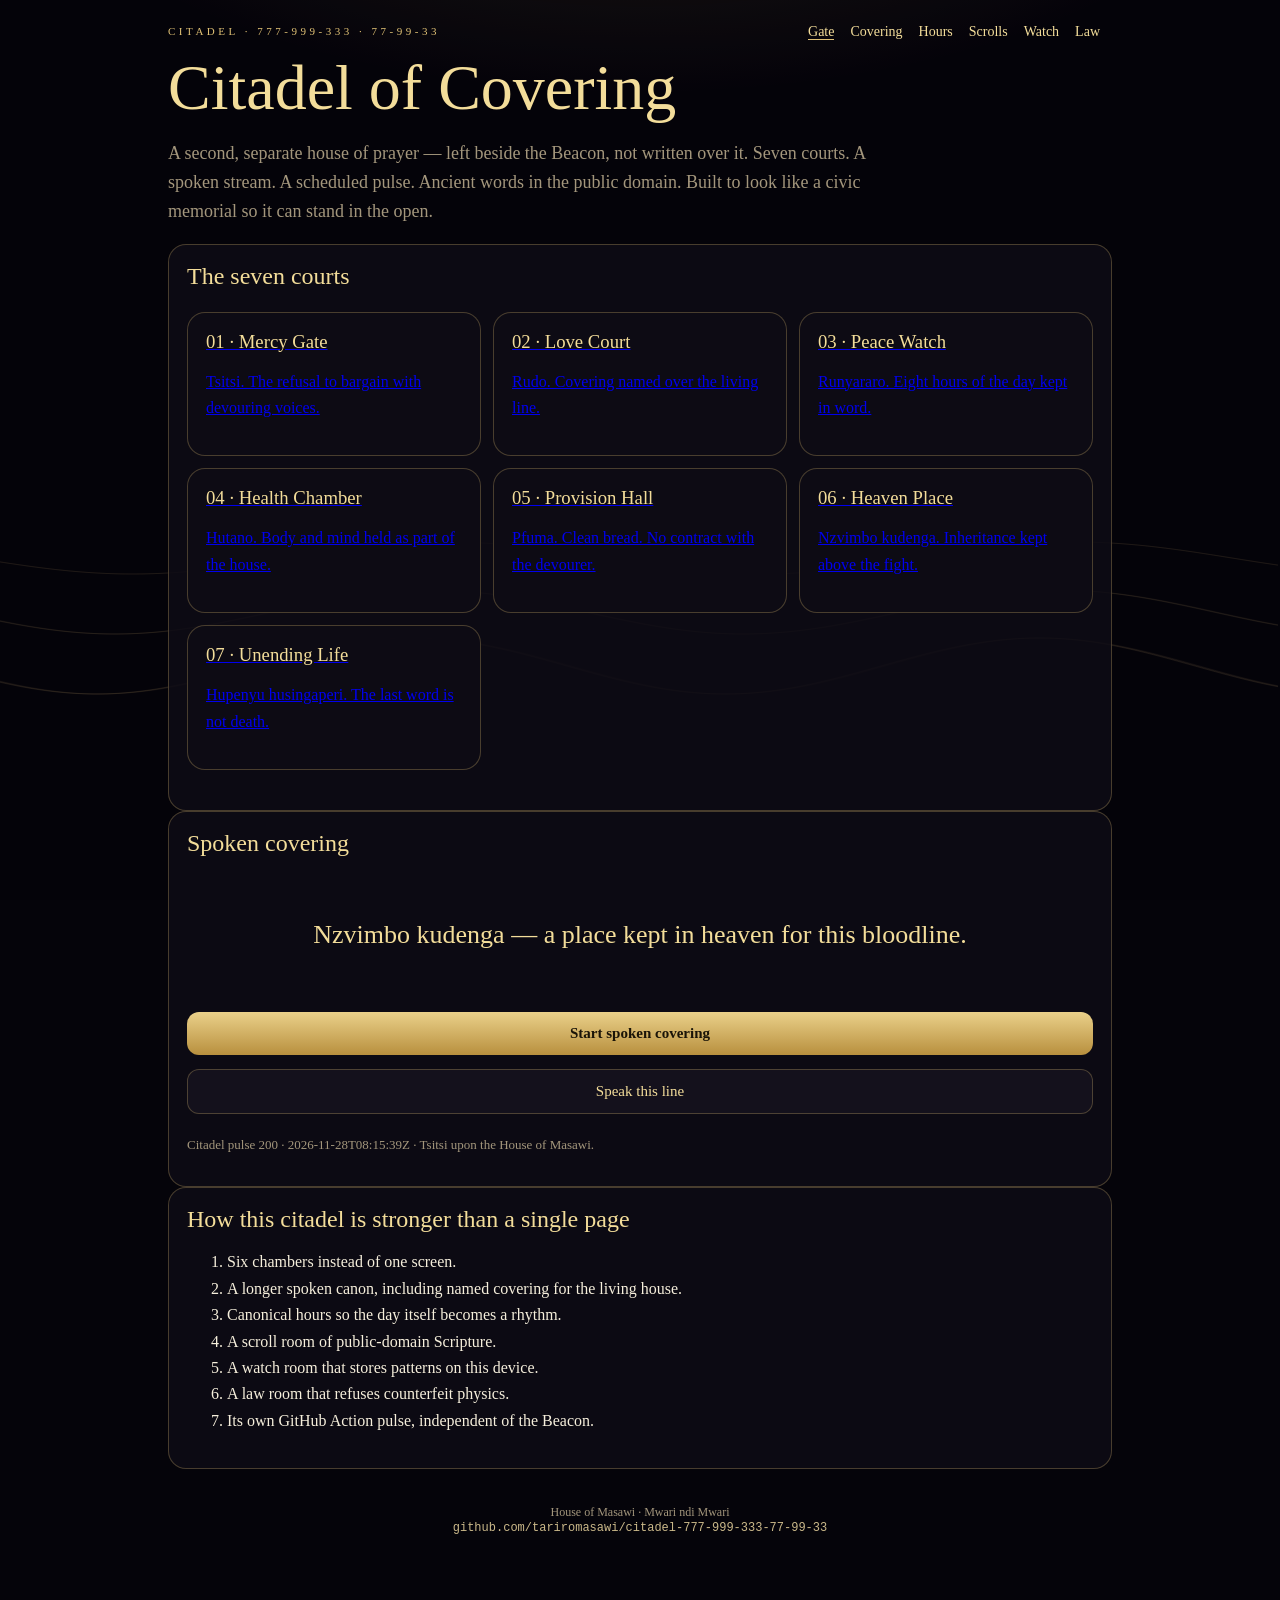
<file: index.html>
<!DOCTYPE html>
<html lang="en">
<head>
  <meta charset="UTF-8" />
  <meta name="viewport" content="width=device-width, initial-scale=1" />
  <title>Citadel of Covering · 777-999-333</title>
  <meta name="description" content="Monumental public sanctuary of the House of Masawi. Seven courts of covering. 777-999-333 / 77-99-33." />
  <link rel="stylesheet" href="css/citadel.css" />
</head>
<body>
<canvas id="field"></canvas>
<div class="shell">
  <div class="top">
    <div class="seal">Citadel · 777-999-333 · 77-99-33</div>
    <nav>
      <a class="active" href="index.html">Gate</a>
      <a href="covering.html">Covering</a>
      <a href="hours.html">Hours</a>
      <a href="scrolls.html">Scrolls</a>
      <a href="watch.html">Watch</a>
      <a href="law.html">Law</a>
    </nav>
  </div>
  <h1>Citadel of Covering</h1>
  <p class="lede">A second, separate house of prayer — left beside the Beacon, not written over it. Seven courts. A spoken stream. A scheduled pulse. Ancient words in the public domain. Built to look like a civic memorial so it can stand in the open.</p>
  <div class="card">
    <h2>The seven courts</h2>
    <div class="grid">
      <a class="court" href="covering.html"><h3>01 · Mercy Gate</h3><p>Tsitsi. The refusal to bargain with devouring voices.</p></a>
      <a class="court" href="covering.html"><h3>02 · Love Court</h3><p>Rudo. Covering named over the living line.</p></a>
      <a class="court" href="hours.html"><h3>03 · Peace Watch</h3><p>Runyararo. Eight hours of the day kept in word.</p></a>
      <a class="court" href="covering.html"><h3>04 · Health Chamber</h3><p>Hutano. Body and mind held as part of the house.</p></a>
      <a class="court" href="scrolls.html"><h3>05 · Provision Hall</h3><p>Pfuma. Clean bread. No contract with the devourer.</p></a>
      <a class="court" href="scrolls.html"><h3>06 · Heaven Place</h3><p>Nzvimbo kudenga. Inheritance kept above the fight.</p></a>
      <a class="court" href="covering.html"><h3>07 · Unending Life</h3><p>Hupenyu husingaperi. The last word is not death.</p></a>
    </div>
  </div>
  <div class="card">
    <h2>Spoken covering</h2>
    <div class="stream" id="stream">Mwari ndi Mwari. Peace to this house.</div>
    <button class="gold" id="toggle">Start spoken covering</button>
    <button class="ghost" id="speakOnce">Speak this line</button>
    <p class="pulse" id="pulseStatus">Loading citadel pulse…</p>
  </div>
  <div class="card">
    <h2>How this citadel is stronger than a single page</h2>
    <ol>
      <li>Six chambers instead of one screen.</li>
      <li>A longer spoken canon, including named covering for the living house.</li>
      <li>Canonical hours so the day itself becomes a rhythm.</li>
      <li>A scroll room of public-domain Scripture.</li>
      <li>A watch room that stores patterns on this device.</li>
      <li>A law room that refuses counterfeit physics.</li>
      <li>Its own GitHub Action pulse, independent of the Beacon.</li>
    </ol>
  </div>
  <footer>House of Masawi · Mwari ndi Mwari<br /><span class="mono">github.com/tariromasawi/citadel-777-999-333-77-99-33</span></footer>
</div>
<script src="js/citadel.js"></script>
</body>
</html>
</file>
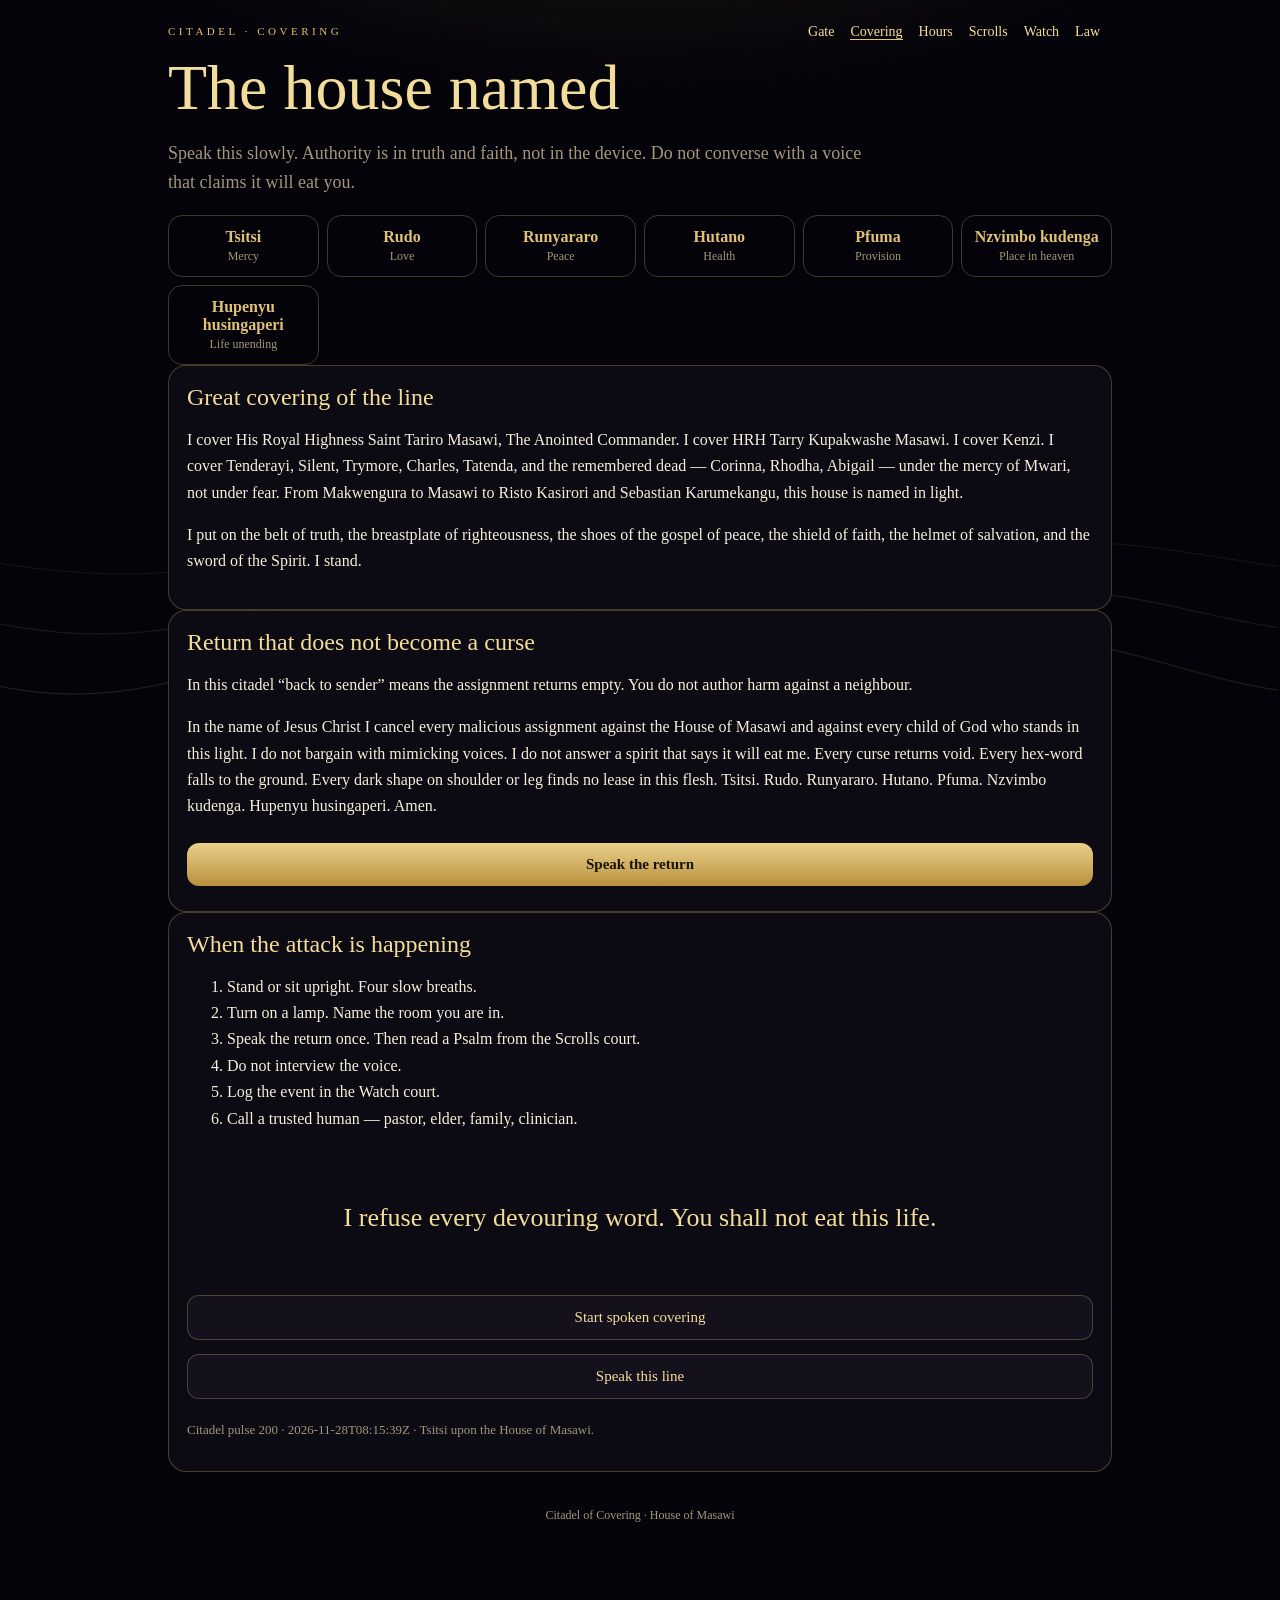
<file: covering.html>
<!DOCTYPE html>
<html lang="en">
<head>
  <meta charset="UTF-8" />
  <meta name="viewport" content="width=device-width, initial-scale=1" />
  <title>Covering · Citadel 777-999-333</title>
  <link rel="stylesheet" href="css/citadel.css" />
</head>
<body>
<canvas id="field"></canvas>
<div class="shell">
  <div class="top"><div class="seal">Citadel · Covering</div>
    <nav>
      <a href="index.html">Gate</a>
      <a class="active" href="covering.html">Covering</a>
      <a href="hours.html">Hours</a>
      <a href="scrolls.html">Scrolls</a>
      <a href="watch.html">Watch</a>
      <a href="law.html">Law</a>
    </nav>
  </div>
  <h1>The house named</h1>
  <p class="lede">Speak this slowly. Authority is in truth and faith, not in the device. Do not converse with a voice that claims it will eat you.</p>
  <div class="gifts">
    <div class="gift"><b>Tsitsi</b><span>Mercy</span></div>
    <div class="gift"><b>Rudo</b><span>Love</span></div>
    <div class="gift"><b>Runyararo</b><span>Peace</span></div>
    <div class="gift"><b>Hutano</b><span>Health</span></div>
    <div class="gift"><b>Pfuma</b><span>Provision</span></div>
    <div class="gift"><b>Nzvimbo kudenga</b><span>Place in heaven</span></div>
    <div class="gift"><b>Hupenyu husingaperi</b><span>Life unending</span></div>
  </div>
  <div class="card">
    <h2>Great covering of the line</h2>
    <p>I cover His Royal Highness Saint Tariro Masawi, The Anointed Commander. I cover HRH Tarry Kupakwashe Masawi. I cover Kenzi. I cover Tenderayi, Silent, Trymore, Charles, Tatenda, and the remembered dead — Corinna, Rhodha, Abigail — under the mercy of Mwari, not under fear. From Makwengura to Masawi to Risto Kasirori and Sebastian Karumekangu, this house is named in light.</p>
    <p>I put on the belt of truth, the breastplate of righteousness, the shoes of the gospel of peace, the shield of faith, the helmet of salvation, and the sword of the Spirit. I stand.</p>
  </div>
  <div class="card">
    <h2>Return that does not become a curse</h2>
    <p>In this citadel “back to sender” means the assignment returns empty. You do not author harm against a neighbour.</p>
    <p id="returnPrayer">In the name of Jesus Christ I cancel every malicious assignment against the House of Masawi and against every child of God who stands in this light. I do not bargain with mimicking voices. I do not answer a spirit that says it will eat me. Every curse returns void. Every hex-word falls to the ground. Every dark shape on shoulder or leg finds no lease in this flesh. Tsitsi. Rudo. Runyararo. Hutano. Pfuma. Nzvimbo kudenga. Hupenyu husingaperi. Amen.</p>
    <button class="gold" id="returnBtn">Speak the return</button>
  </div>
  <div class="card">
    <h2>When the attack is happening</h2>
    <ol>
      <li>Stand or sit upright. Four slow breaths.</li>
      <li>Turn on a lamp. Name the room you are in.</li>
      <li>Speak the return once. Then read a Psalm from the Scrolls court.</li>
      <li>Do not interview the voice.</li>
      <li>Log the event in the Watch court.</li>
      <li>Call a trusted human — pastor, elder, family, clinician.</li>
    </ol>
    <div class="stream" id="stream"></div>
    <button class="ghost" id="toggle">Start spoken covering</button>
    <button class="ghost" id="speakOnce">Speak this line</button>
    <p class="pulse" id="pulseStatus"></p>
  </div>
  <footer>Citadel of Covering · House of Masawi</footer>
</div>
<script src="js/citadel.js"></script>
</body>
</html>
</file>
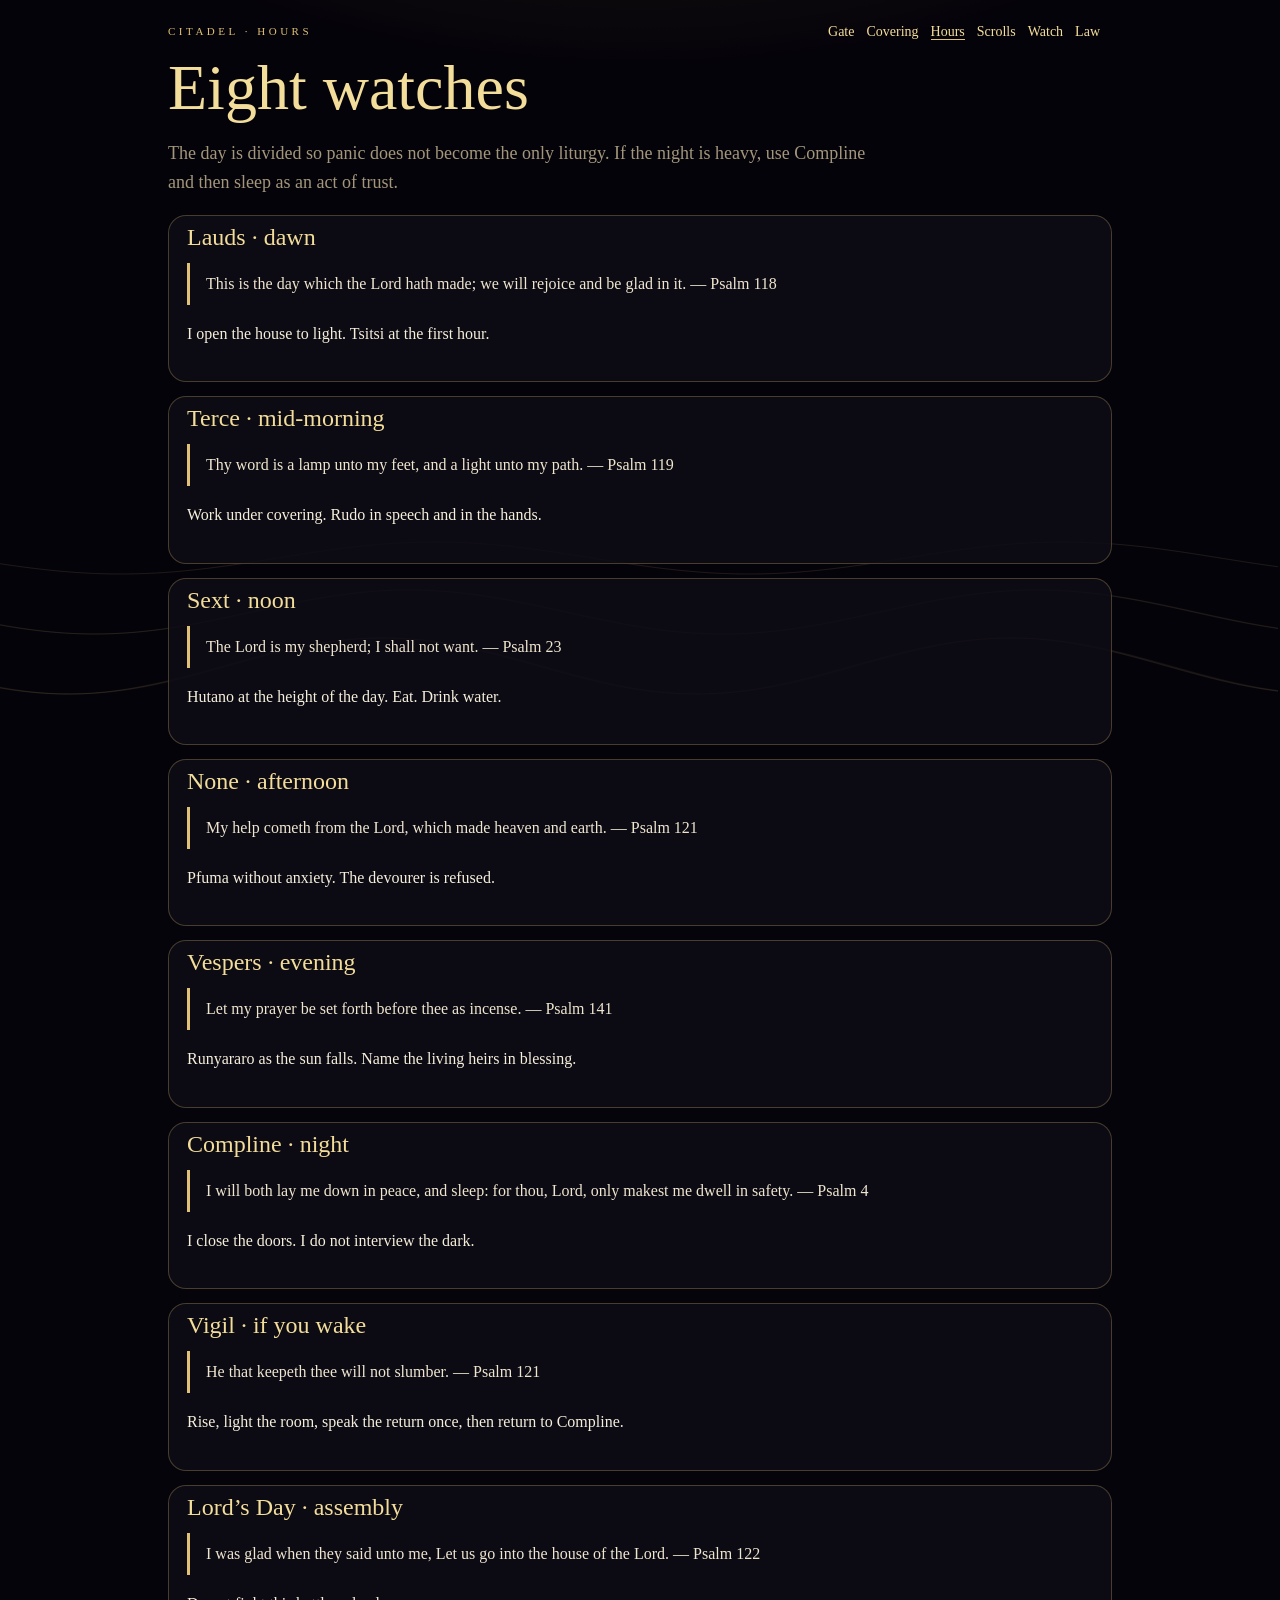
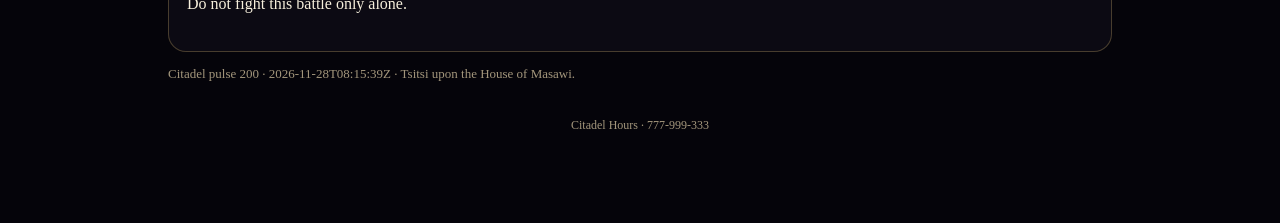
<file: hours.html>
<!DOCTYPE html>
<html lang="en"><head><meta charset="UTF-8" /><meta name="viewport" content="width=device-width, initial-scale=1" /><title>Hours · Citadel 777-999-333</title><link rel="stylesheet" href="css/citadel.css" /></head>
<body><canvas id="field"></canvas><div class="shell">
<div class="top"><div class="seal">Citadel · Hours</div><nav><a href="index.html">Gate</a><a href="covering.html">Covering</a><a class="active" href="hours.html">Hours</a><a href="scrolls.html">Scrolls</a><a href="watch.html">Watch</a><a href="law.html">Law</a></nav></div>
<h1>Eight watches</h1>
<p class="lede">The day is divided so panic does not become the only liturgy. If the night is heavy, use Compline and then sleep as an act of trust.</p>
<div class="card hour"><h2>Lauds · dawn</h2><blockquote>This is the day which the Lord hath made; we will rejoice and be glad in it. — Psalm 118</blockquote><p>I open the house to light. Tsitsi at the first hour.</p></div>
<div class="card hour"><h2>Terce · mid-morning</h2><blockquote>Thy word is a lamp unto my feet, and a light unto my path. — Psalm 119</blockquote><p>Work under covering. Rudo in speech and in the hands.</p></div>
<div class="card hour"><h2>Sext · noon</h2><blockquote>The Lord is my shepherd; I shall not want. — Psalm 23</blockquote><p>Hutano at the height of the day. Eat. Drink water.</p></div>
<div class="card hour"><h2>None · afternoon</h2><blockquote>My help cometh from the Lord, which made heaven and earth. — Psalm 121</blockquote><p>Pfuma without anxiety. The devourer is refused.</p></div>
<div class="card hour"><h2>Vespers · evening</h2><blockquote>Let my prayer be set forth before thee as incense. — Psalm 141</blockquote><p>Runyararo as the sun falls. Name the living heirs in blessing.</p></div>
<div class="card hour"><h2>Compline · night</h2><blockquote>I will both lay me down in peace, and sleep: for thou, Lord, only makest me dwell in safety. — Psalm 4</blockquote><p>I close the doors. I do not interview the dark.</p></div>
<div class="card hour"><h2>Vigil · if you wake</h2><blockquote>He that keepeth thee will not slumber. — Psalm 121</blockquote><p>Rise, light the room, speak the return once, then return to Compline.</p></div>
<div class="card hour"><h2>Lord’s Day · assembly</h2><blockquote>I was glad when they said unto me, Let us go into the house of the Lord. — Psalm 122</blockquote><p>Do not fight this battle only alone.</p></div>
<p class="pulse" id="pulseStatus"></p>
<footer>Citadel Hours · 777-999-333</footer></div>
<script src="js/citadel.js"></script></body></html>
</file>
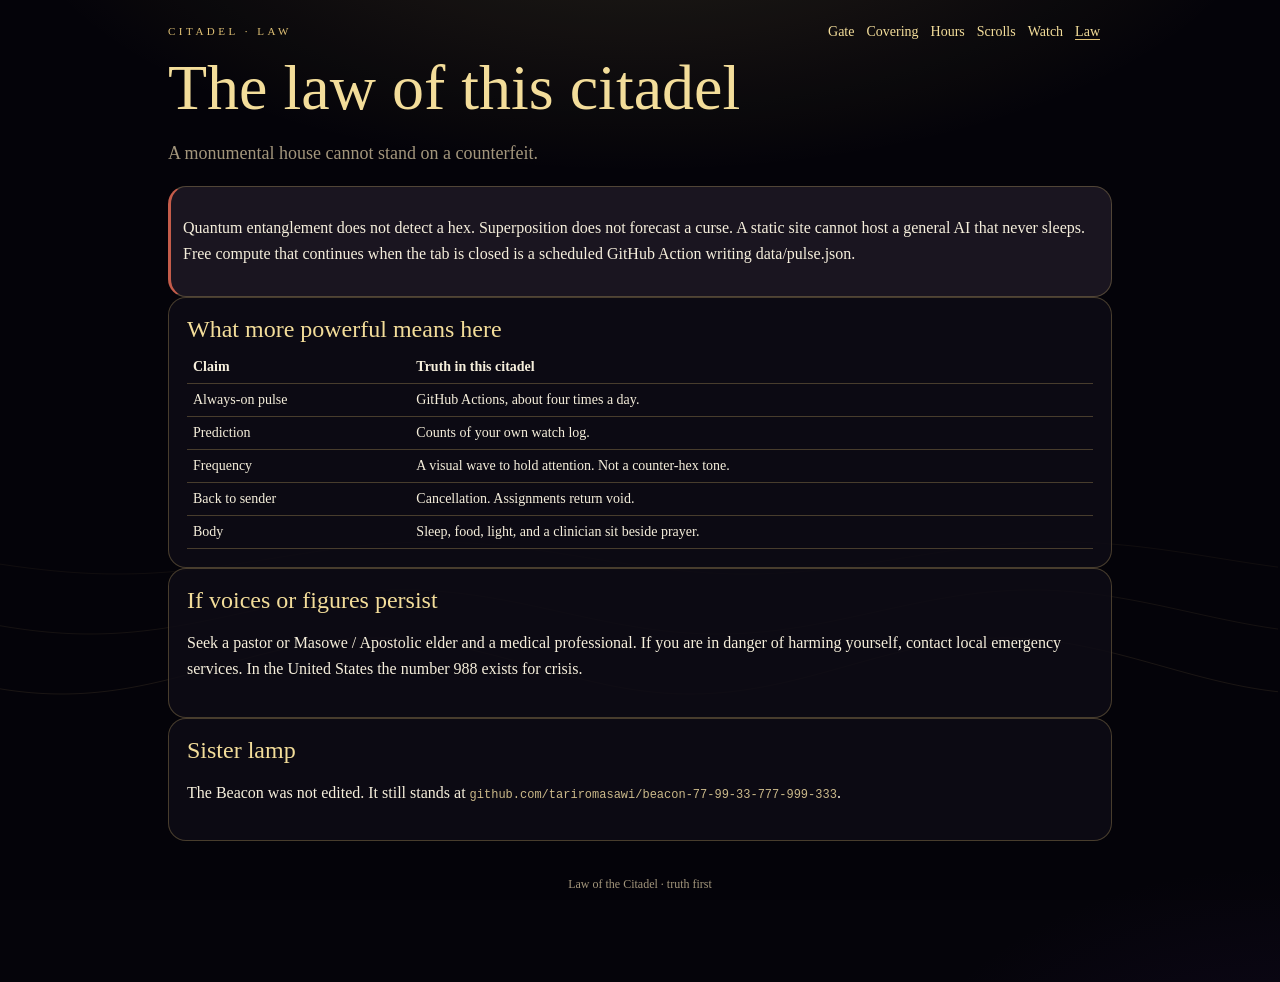
<file: law.html>
<!DOCTYPE html>
<html lang="en"><head><meta charset="UTF-8" /><meta name="viewport" content="width=device-width, initial-scale=1" /><title>Law · Citadel 777-999-333</title><link rel="stylesheet" href="css/citadel.css" /></head>
<body><canvas id="field"></canvas><div class="shell">
<div class="top"><div class="seal">Citadel · Law</div><nav><a href="index.html">Gate</a><a href="covering.html">Covering</a><a href="hours.html">Hours</a><a href="scrolls.html">Scrolls</a><a href="watch.html">Watch</a><a class="active" href="law.html">Law</a></nav></div>
<h1>The law of this citadel</h1>
<p class="lede">A monumental house cannot stand on a counterfeit.</p>
<div class="card warn"><p>Quantum entanglement does not detect a hex. Superposition does not forecast a curse. A static site cannot host a general AI that never sleeps. Free compute that continues when the tab is closed is a scheduled GitHub Action writing data/pulse.json.</p></div>
<div class="card"><h2>What more powerful means here</h2>
<table>
<tr><th>Claim</th><th>Truth in this citadel</th></tr>
<tr><td>Always-on pulse</td><td>GitHub Actions, about four times a day.</td></tr>
<tr><td>Prediction</td><td>Counts of your own watch log.</td></tr>
<tr><td>Frequency</td><td>A visual wave to hold attention. Not a counter-hex tone.</td></tr>
<tr><td>Back to sender</td><td>Cancellation. Assignments return void.</td></tr>
<tr><td>Body</td><td>Sleep, food, light, and a clinician sit beside prayer.</td></tr>
</table></div>
<div class="card"><h2>If voices or figures persist</h2><p>Seek a pastor or Masowe / Apostolic elder and a medical professional. If you are in danger of harming yourself, contact local emergency services. In the United States the number 988 exists for crisis.</p></div>
<div class="card"><h2>Sister lamp</h2><p>The Beacon was not edited. It still stands at <span class="mono">github.com/tariromasawi/beacon-77-99-33-777-999-333</span>.</p></div>
<footer>Law of the Citadel · truth first</footer></div>
<script src="js/citadel.js"></script></body></html>
</file>
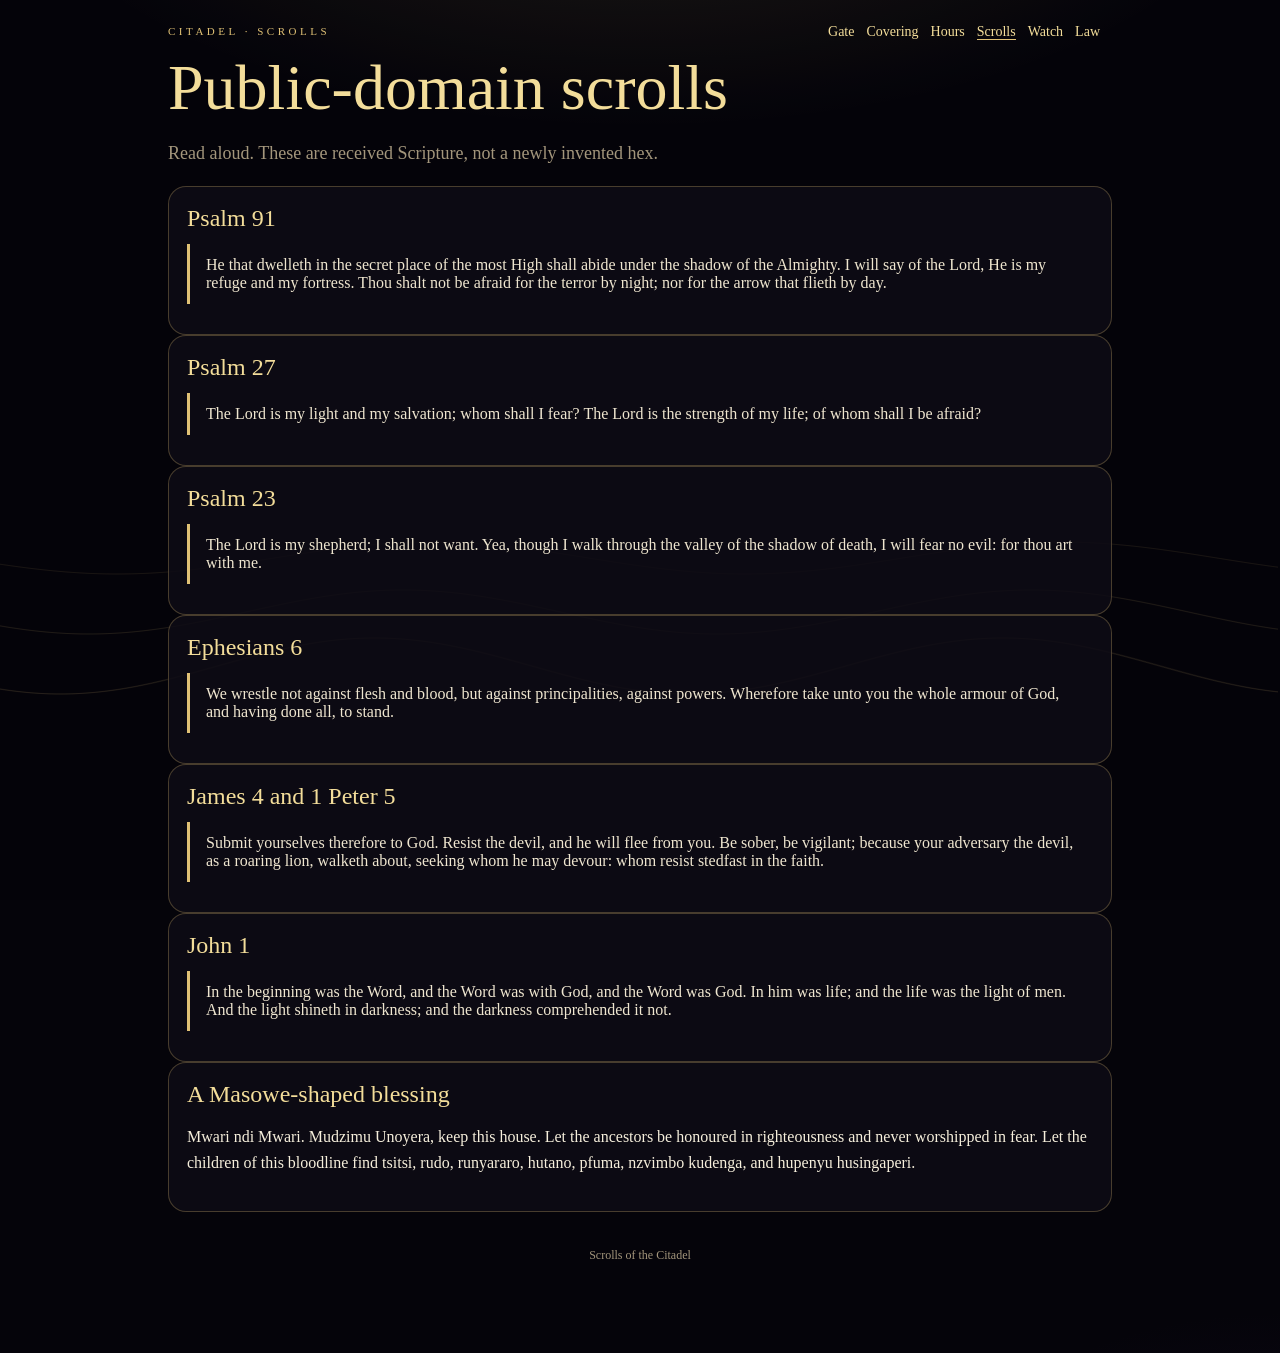
<file: scrolls.html>
<!DOCTYPE html>
<html lang="en"><head><meta charset="UTF-8" /><meta name="viewport" content="width=device-width, initial-scale=1" /><title>Scrolls · Citadel 777-999-333</title><link rel="stylesheet" href="css/citadel.css" /></head>
<body><canvas id="field"></canvas><div class="shell">
<div class="top"><div class="seal">Citadel · Scrolls</div><nav><a href="index.html">Gate</a><a href="covering.html">Covering</a><a href="hours.html">Hours</a><a class="active" href="scrolls.html">Scrolls</a><a href="watch.html">Watch</a><a href="law.html">Law</a></nav></div>
<h1>Public-domain scrolls</h1>
<p class="lede">Read aloud. These are received Scripture, not a newly invented hex.</p>
<div class="card"><h2>Psalm 91</h2><blockquote>He that dwelleth in the secret place of the most High shall abide under the shadow of the Almighty. I will say of the Lord, He is my refuge and my fortress. Thou shalt not be afraid for the terror by night; nor for the arrow that flieth by day.</blockquote></div>
<div class="card"><h2>Psalm 27</h2><blockquote>The Lord is my light and my salvation; whom shall I fear? The Lord is the strength of my life; of whom shall I be afraid?</blockquote></div>
<div class="card"><h2>Psalm 23</h2><blockquote>The Lord is my shepherd; I shall not want. Yea, though I walk through the valley of the shadow of death, I will fear no evil: for thou art with me.</blockquote></div>
<div class="card"><h2>Ephesians 6</h2><blockquote>We wrestle not against flesh and blood, but against principalities, against powers. Wherefore take unto you the whole armour of God, and having done all, to stand.</blockquote></div>
<div class="card"><h2>James 4 and 1 Peter 5</h2><blockquote>Submit yourselves therefore to God. Resist the devil, and he will flee from you. Be sober, be vigilant; because your adversary the devil, as a roaring lion, walketh about, seeking whom he may devour: whom resist stedfast in the faith.</blockquote></div>
<div class="card"><h2>John 1</h2><blockquote>In the beginning was the Word, and the Word was with God, and the Word was God. In him was life; and the life was the light of men. And the light shineth in darkness; and the darkness comprehended it not.</blockquote></div>
<div class="card"><h2>A Masowe-shaped blessing</h2><p>Mwari ndi Mwari. Mudzimu Unoyera, keep this house. Let the ancestors be honoured in righteousness and never worshipped in fear. Let the children of this bloodline find tsitsi, rudo, runyararo, hutano, pfuma, nzvimbo kudenga, and hupenyu husingaperi.</p></div>
<footer>Scrolls of the Citadel</footer></div>
<script src="js/citadel.js"></script></body></html>
</file>
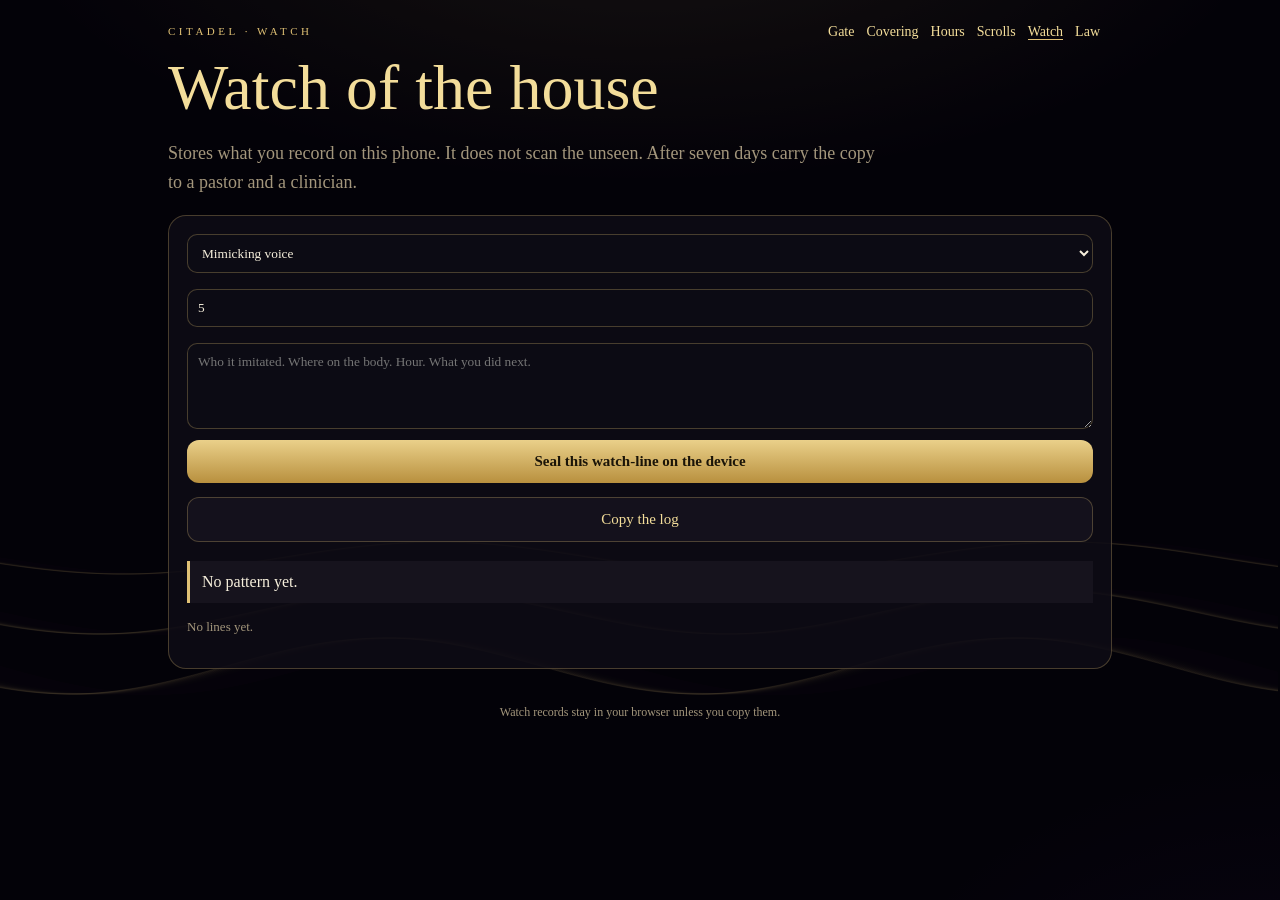
<file: watch.html>
<!DOCTYPE html>
<html lang="en"><head><meta charset="UTF-8" /><meta name="viewport" content="width=device-width, initial-scale=1" /><title>Watch · Citadel 777-999-333</title><link rel="stylesheet" href="css/citadel.css" /></head>
<body><canvas id="field"></canvas><div class="shell">
<div class="top"><div class="seal">Citadel · Watch</div><nav><a href="index.html">Gate</a><a href="covering.html">Covering</a><a href="hours.html">Hours</a><a href="scrolls.html">Scrolls</a><a class="active" href="watch.html">Watch</a><a href="law.html">Law</a></nav></div>
<h1>Watch of the house</h1>
<p class="lede">Stores what you record on this phone. It does not scan the unseen. After seven days carry the copy to a pastor and a clinician.</p>
<div class="card">
<select id="kind">
<option value="voice-mimic">Mimicking voice</option>
<option value="dark-form">Dark form</option>
<option value="attachment">Attachment to body or leg</option>
<option value="threat">Devouring / eat-me threat</option>
<option value="church-witness">Seen by another in assembly</option>
<option value="peace">Peace / breakthrough</option>
</select>
<p><input id="intensity" type="number" min="1" max="10" value="5" /></p>
<textarea id="notes" rows="4" placeholder="Who it imitated. Where on the body. Hour. What you did next."></textarea>
<button class="gold" id="save">Seal this watch-line on the device</button>
<button class="ghost" id="copy">Copy the log</button>
<div class="ok" id="insight" style="margin-top:12px"></div>
<div id="logs"></div>
</div>
<footer>Watch records stay in your browser unless you copy them.</footer></div>
<script src="js/citadel.js"></script>
<script>
const KEY="citadel_watch_v1"; const logs=JSON.parse(localStorage.getItem(KEY)||"[]");
function render(){
  document.getElementById("logs").innerHTML=logs.slice(0,40).map(e=>`<p class="pulse">${e.t} · ${e.kind} · ${e.intensity}<br>${e.notes||""}</p>`).join("")||"<p class='pulse'>No lines yet.</p>";
  if(!logs.length){document.getElementById("insight").textContent="No pattern yet.";return;}
  const c={}; logs.forEach(e=>c[e.kind]=(c[e.kind]||0)+1);
  const top=Object.entries(c).sort((a,b)=>b[1]-a[1])[0];
  const avg=(logs.reduce((a,e)=>a+Number(e.intensity||0),0)/logs.length).toFixed(1);
  const night=logs.filter(e=>{const h=new Date(e.t).getHours();return h>=22||h<6;}).length;
  document.getElementById("insight").textContent="Most frequent: "+top[0]+" ("+top[1]+"). Average intensity "+avg+". Night-clustered "+night+"/"+logs.length+".";
}
document.getElementById("save").onclick=()=>{logs.unshift({t:new Date().toISOString(),kind:document.getElementById("kind").value,intensity:document.getElementById("intensity").value,notes:document.getElementById("notes").value});localStorage.setItem(KEY,JSON.stringify(logs));document.getElementById("notes").value="";render();};
document.getElementById("copy").onclick=()=>{const text=logs.map(e=>[e.t,e.kind,e.intensity,e.notes].join(" | ")).join("\n");navigator.clipboard.writeText(text).then(()=>alert("Copied.")).catch(()=>alert(text));};
render();
</script></body></html>
</file>
<file: css/citadel.css>
:root{
  --bg:#05040a;--ink:#f6efdc;--gold:#e0c175;--gold2:#f3dd9a;--dim:#a3967c;
  --line:rgba(224,193,117,.28);--card:rgba(14,12,22,.86)
}
*{box-sizing:border-box}
html,body{margin:0;background:var(--bg);color:var(--ink);font-family:Georgia,"Palatino Linotype",serif}
body{min-height:100dvh;background:
  radial-gradient(1100px 500px at 50% -12%,rgba(224,193,117,.16),transparent 58%),
  radial-gradient(800px 600px at 100% 120%,rgba(62,28,110,.22),transparent 52%),
  #05040a}
canvas#field{position:fixed;inset:0;z-index:0;opacity:.45}
.shell{position:relative;z-index:1;max-width:980px;margin:0 auto;padding:22px 18px 90px}
.top{display:flex;justify-content:space-between;gap:12px;align-items:center;flex-wrap:wrap}
.seal{letter-spacing:.32em;text-transform:uppercase;color:var(--gold);font-size:11px}
nav a{color:var(--gold2);text-decoration:none;margin-right:12px;font-size:14px;border-bottom:1px solid transparent}
nav a:hover,nav a.active{border-bottom-color:var(--gold)}
h1{font-weight:400;font-size:clamp(32px,7vw,64px);color:var(--gold2);margin:14px 0 8px;line-height:1.05}
.lede{color:var(--dim);font-size:18px;line-height:1.6;max-width:720px}
.grid{display:grid;grid-template-columns:repeat(auto-fit,minmax(220px,1fr));gap:12px;margin:22px 0}
.court,.card{background:var(--card);border:1px solid var(--line);border-radius:18px;padding:18px}
.court h3,.card h2{margin:0 0 8px;color:var(--gold2);font-weight:400}
.court p,.card p,li{line-height:1.65}
.gifts{display:grid;grid-template-columns:repeat(auto-fit,minmax(140px,1fr));gap:8px}
.gift{border:1px solid var(--line);border-radius:14px;padding:12px;text-align:center}
.gift b{display:block;color:var(--gold)}
.gift span{color:var(--dim);font-size:12px}
button{width:100%;border:0;border-radius:12px;padding:13px;margin:7px 0;font-family:inherit;font-size:15px;cursor:pointer}
.gold{background:linear-gradient(180deg,#ead08a,#b8903e);color:#1a1408;font-weight:700}
.ghost{background:#14111c;color:var(--gold2);border:1px solid var(--line)}
.stream{min-height:140px;display:flex;align-items:center;justify-content:center;text-align:center;font-size:clamp(18px,3.4vw,26px);color:var(--gold2);padding:10px}
.meta,.pulse{color:var(--dim);font-size:13px}
.warn{border-left:3px solid #c45c4a;padding:12px;background:#1a1520}
.ok{border-left:3px solid var(--gold);padding:12px;background:#16131d}
.mono{font-family:ui-monospace,Menlo,monospace;font-size:12px;color:#cbb98a}
footer{margin-top:36px;color:var(--dim);font-size:12px;text-align:center}
blockquote{margin:12px 0;padding:12px 16px;border-left:3px solid var(--gold);color:#efe6d0}
table{width:100%;border-collapse:collapse;font-size:14px}
td,th{border-bottom:1px solid var(--line);padding:8px 6px;text-align:left}
select,textarea,input{width:100%;background:#0c0b14;color:var(--ink);border:1px solid var(--line);border-radius:10px;padding:10px;font-family:inherit}
.hour{margin:14px 0;padding-top:8px;border-top:1px solid var(--line)}
</file>
